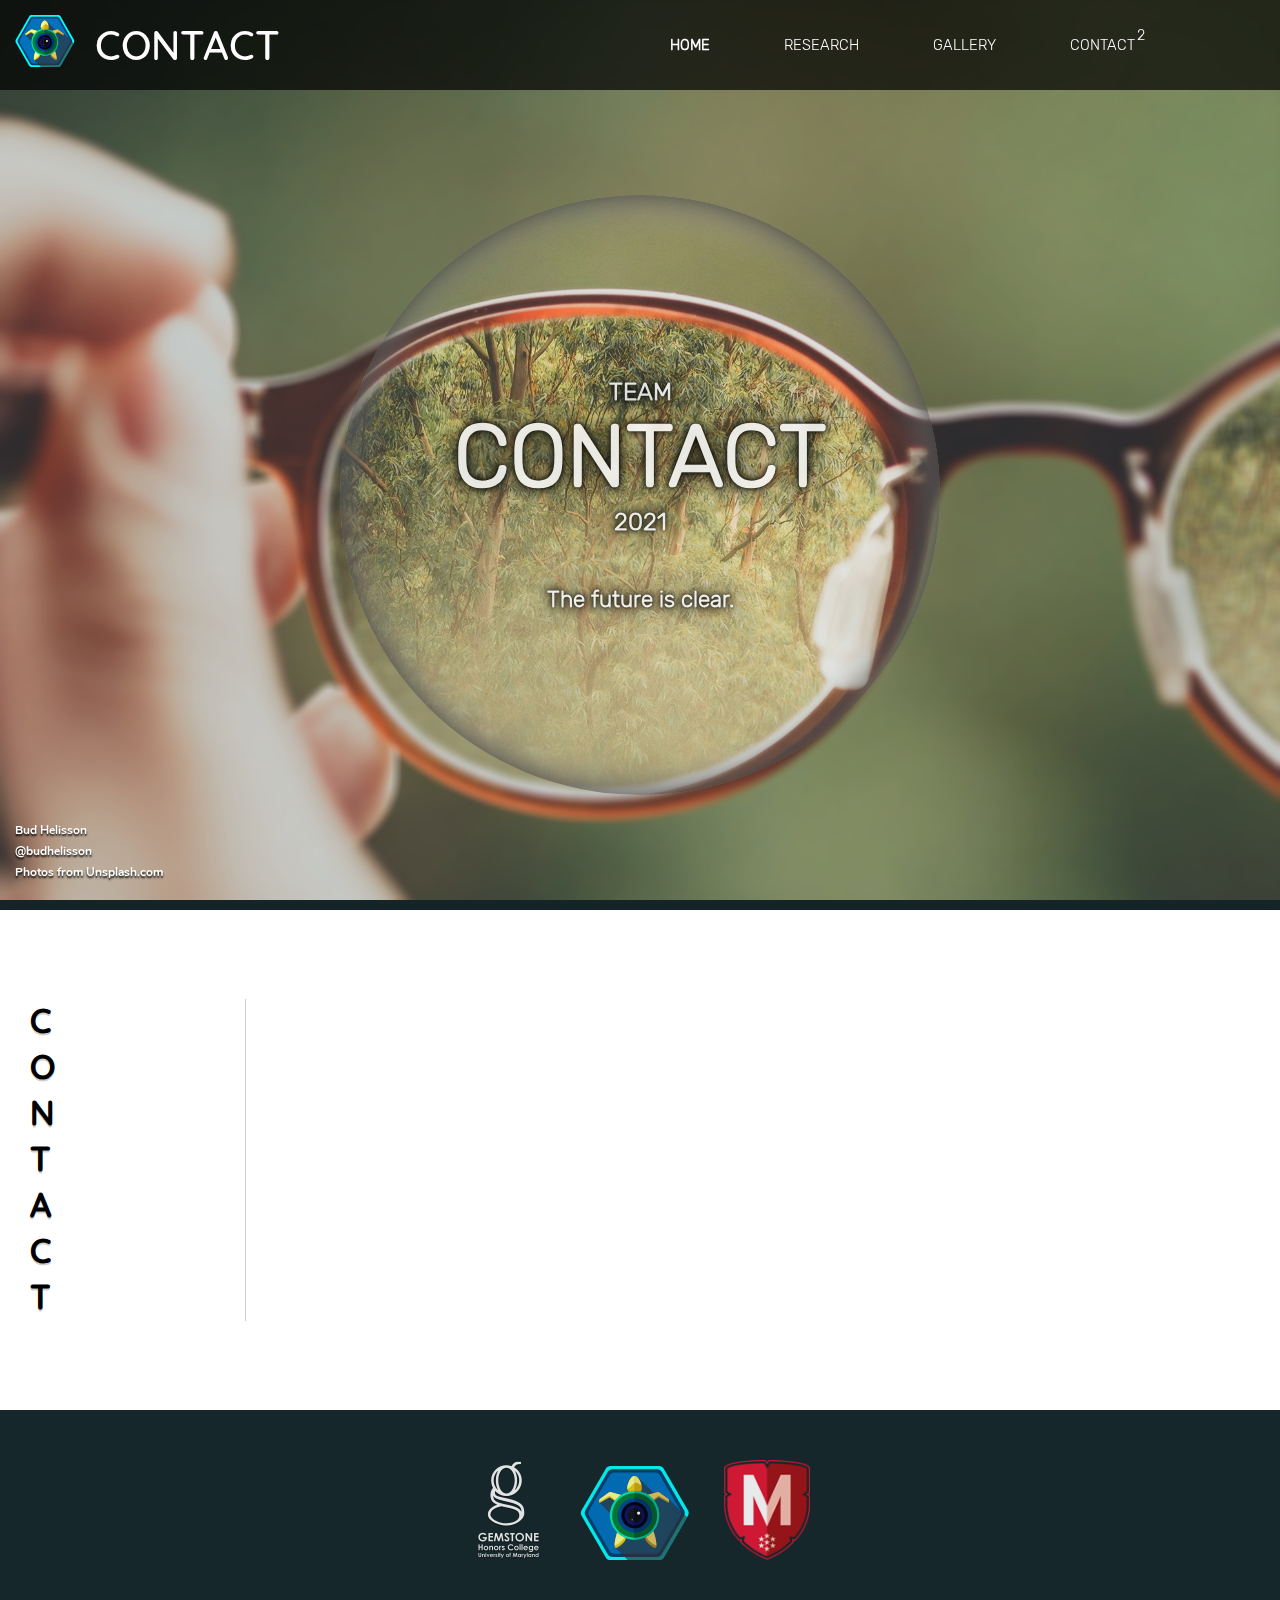
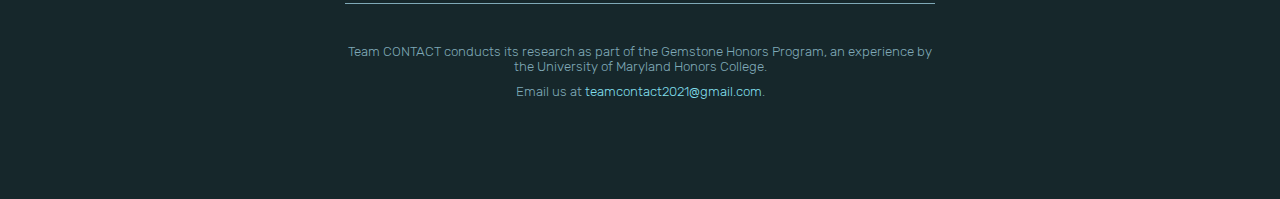
<file: index.html>
<!DOCTYPE html>
    <head>
        <title>Team CONTACT | Index</title>
        <meta name="viewport" content="width=device-width, minimum-scale=1, initial-scale=1" />
        <link rel="icon" type="image/x-icon" href="./favicon.ico" />
        <link rel="stylesheet" href="./assets/css/style.css" />
        <link rel="stylesheet" href="https://use.fontawesome.com/releases/v5.1.1/css/all.css" integrity="sha384-O8whS3fhG2OnA5Kas0Y9l3cfpmYjapjI0E4theH4iuMD+pLhbf6JI0jIMfYcK3yZ" crossorigin="anonymous">
        <script type="text/javascript" src="./assets/javascript/FastBlur.js"></script>
        <script type="text/javascript" src="./assets/javascript/js.cookie.js"></script>
        <script type="text/javascript" src="./assets/javascript/jquery-3.3.1.min.js"></script>
        <script type="text/javascript" src="./assets/javascript/snap.svg-min.js"></script>
        <script type="text/javascript" src="./assets/javascript/Tween.min.js"></script>
        <script type="text/javascript" src="./assets/javascript/base.js"></script>
        <script type="text/javascript" src="./assets/javascript/index.js"></script>
    </head>
    <body>
        <nav>
            <div id='title-container'>
              <img src="./assets/images/contact-logo.svg" id="contact-logo" width="60" alt="Contact logo" />
              <span class="contact-title">CONTACT</span>
            </div>
            <ul class="nav-links">
                <li><a class="nav-link active">Home</a></li>
                <li><a class="nav-link" href='/research/'>Research</a></li>
                <li><a class="nav-link" href='/gallery/'>Gallery</a></li>
                <li><a class="nav-link" id="contact-link" href='/contact/'>Contact</a></li>
            </ul>
            <i class="fas fa-bars nav-mobile"></i>
        </nav>
        <section id="landing">
          <section id="landing-focus">
            <div id="focus-blurb">
              <span class='small-title'>Team</span>
              <span class='big-title'>CONTACT</span>
              <span class='small-title'>2021</span>
              <span class='contact-blurb'>The future is clear.</span>
            </div>
          </section>
          <canvas class="background-canvas" id="fallback-background"></canvas>
          <canvas class="background-canvas" id="landing-background"></canvas>
          <section id="photo-info">
            <span id="photo-author"></span>
            <span id="photo-user"></span>
            <span>Photos from <a href='https://unsplash.com/' target='_blank'>Unsplash.com</a></span>
          </section>
          <span class="refresh-button fas fa-sync"></span>
        </section>
        <section class="graphic-row" id="mission-statement">
          <section id="acrostic-section">
            <div>
              <span class="acrostic-letter">C</span>
              <span class="acrostic-body fade-blurred">reating</span>
            </div>
            <div>
              <span class="acrostic-letter">O</span>
              <span class="acrostic-body fade-blurred">ptical</span>
            </div>
            <div>
              <span class="acrostic-letter">N</span>
              <span class="acrostic-body fade-blurred">ecessities</span>
            </div>
            <div>
              <span class="acrostic-letter">T</span>
              <span class="acrostic-body fade-blurred">hrough</span>
            </div>
            <div>
              <span class="acrostic-letter">A</span>
              <span class="acrostic-body fade-blurred">ffordable</span>
            </div>
            <div>
              <span class="acrostic-letter">C</span>
              <span class="acrostic-body fade-blurred">uring</span>
            </div>
            <div>
              <span class="acrostic-letter">T</span>
              <span class="acrostic-body fade-blurred">echniques</span>
            </div>
          </section>
          <section id="statement-section" class='fade-blurred'>
            <span class='leading-header'>2.1 million people have been blinded by glaucoma.<sup>1</sup></span>
            <p>
              Glaucoma is a disease of the eye that can affect anyone anywhere. It has been referred to as the "silent thief of sight" -
              by the time symptoms like pain and vision loss are noticed, it may already be too late. Of the 3 million Americans afflicted
              by glaucoma, it is estimated that half do not know they have it.
            </p>
            <p>
              Caught early, glaucoma can be managed. Treatments - many as simple as eye drops and minor surgeries - are able to effectively
              combat it, with minor changes to an individual's quality of life. Any vision stolen by the disease, however, is forever lost. 
            </p>
            <p>
              Team CONTACT is working to improve glaucoma detection rates and lower its costs. No one should have to spend time worrying about the true meaning of a pain in their eye or wonder 
              if they'll wake up with lost sight. We want a cheaper, cleaner alternative to glaucoma detection.
            </p>
            <p><a href='/research/'>Find out more.</a></p>
            <sub>Wray, Chris. "How Many People Need Glasses but Don’t Have Them?" <i>Centre for Vision in the Developing World.</i> Centre for Vision in the Developing World, 01 Aug. 2016. Web.</sub>
          </section>
        </section>
        <section class="footer">
            <section class="image-row">
              <a href="http://gemstone.umd.edu/"><img src="./assets/images/g_honors_college.png" height="100" /></a>
              <img src="./assets/images/contact-logo.svg" width="110" alt="Contact logo" />
              <a href="http://www.honors.umd.edu"><img src="./assets/images/honors-college.png" height="100" onload="loadedFooter()" /></a>
            </section>
            <footer>
              <p>Team CONTACT conducts its research as part of the Gemstone Honors Program, an experience by the University of Maryland Honors College.</p>
              <p>Email us at <a href="mailto:teamcontact2021@gmail.com">teamcontact2021@gmail.com</a>.</p>
            </footer>
        </section>
    </body>
</html>
</file>
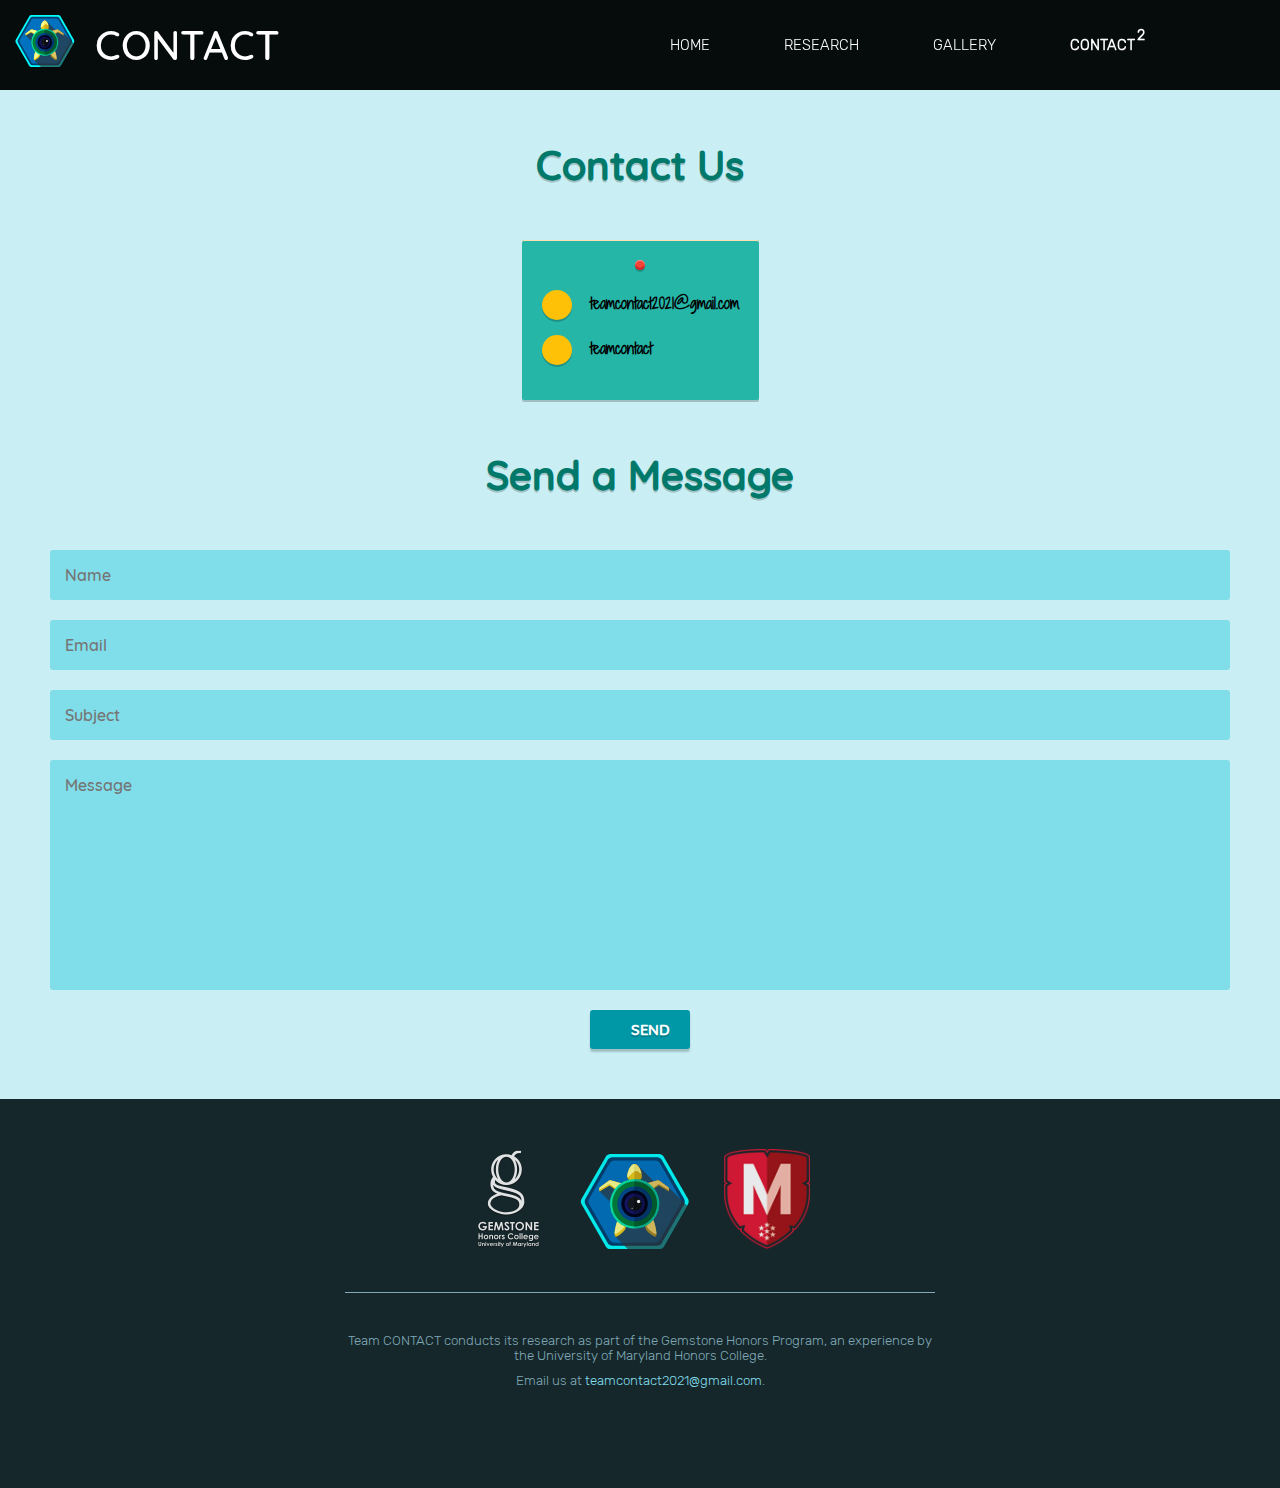
<file: contact/index.html>
<!DOCTYPE html>
    <head>
        <title>Team CONTACT | Contact Us</title>
        <meta name="viewport" content="width=device-width, minimum-scale=1, initial-scale=1" />
        <link rel="icon" type="image/x-icon" href="../favicon.ico" />
        <link rel="stylesheet" href="../assets/css/style.css" />
        <link rel="stylesheet" href="../assets/css/contact.css" />
        <link rel="stylesheet" href="https://use.fontawesome.com/releases/v5.1.1/css/all.css" integrity="sha384-O8whS3fhG2OnA5Kas0Y9l3cfpmYjapjI0E4theH4iuMD+pLhbf6JI0jIMfYcK3yZ" crossorigin="anonymous">
        <script type="text/javascript" src="../assets/javascript/js.cookie.js"></script>
        <script type="text/javascript" src="../assets/javascript/jquery-3.3.1.min.js"></script>
        <script type="text/javascript" src="../assets/javascript/base.js"></script>
        <script type="text/javascript" src="../assets/javascript/contact.js"></script>
        <script type="text/javascript" src="https://smtpjs.com/v2/smtp.js"></script>
    </head>
    <body data-navpadding="true">
      <div id="contact-message">
        <span class="message-content">Test Message</span>
        <span class="fas fa-check" id="message-close"></span>
      </div>
      <nav>
          <div id='title-container'>
            <img src="../assets/images/contact-logo.svg" id="contact-logo" width="60" alt="Contact logo" />
            <span class="contact-title">CONTACT</span>
          </div>
          <ul class="nav-links">
            <li><a class="nav-link" href='/'>Home</a></li>
            <li><a class="nav-link" href='/research/'>Research</a></li>
            <li><a class="nav-link" href='/gallery/'>Gallery</a></li>
            <li><a class="nav-link active" id="contact-link">Contact</a></li>
          </ul>
          <i class="fas fa-bars nav-mobile"></i>
      </nav>
      <section id="contact">
        <h1 style="margin-top: 0px">Contact Us</h1>
        <div id="contact-container">
          <div class="contact-section">
            <span class="contact-badge contact-email"></span>
            teamcontact2021@gmail.com
          </div>
          <div class="contact-section">
            <span class="contact-badge contact-github"></span>
            teamcontact
          </div>
        </div>
        <h1>Send a Message</h1>
        <div>
          <input type="text" placeholder="Name" />
          <input type="text" placeholder="Email" />
        </div>
        <input type="text" placeholder="Subject" />
        <textarea placeholder="Message" rows="10"></textarea>
        <button id="contact-send">Send</button>
      </section>
      <section class="footer">
        <section class="image-row">
          <a href="http://gemstone.umd.edu/"><img src="../assets/images/g_honors_college.png" height="100" /></a>
          <img src="../assets/images/contact-logo.svg" width="110" alt="Contact logo" />
          <a href="http://www.honors.umd.edu"><img src="../assets/images/honors-college.png" height="100" onload="loadedFooter()" /></a>
        </section>
        <footer>
          <p>Team CONTACT conducts its research as part of the Gemstone Honors Program, an experience by the University of Maryland Honors College.</p>
          <p>Email us at <a href="mailto:teamcontact2021@gmail.com">teamcontact2021@gmail.com</a>.</p>
        </footer>
      </section>
    </body>
</html>
</file>
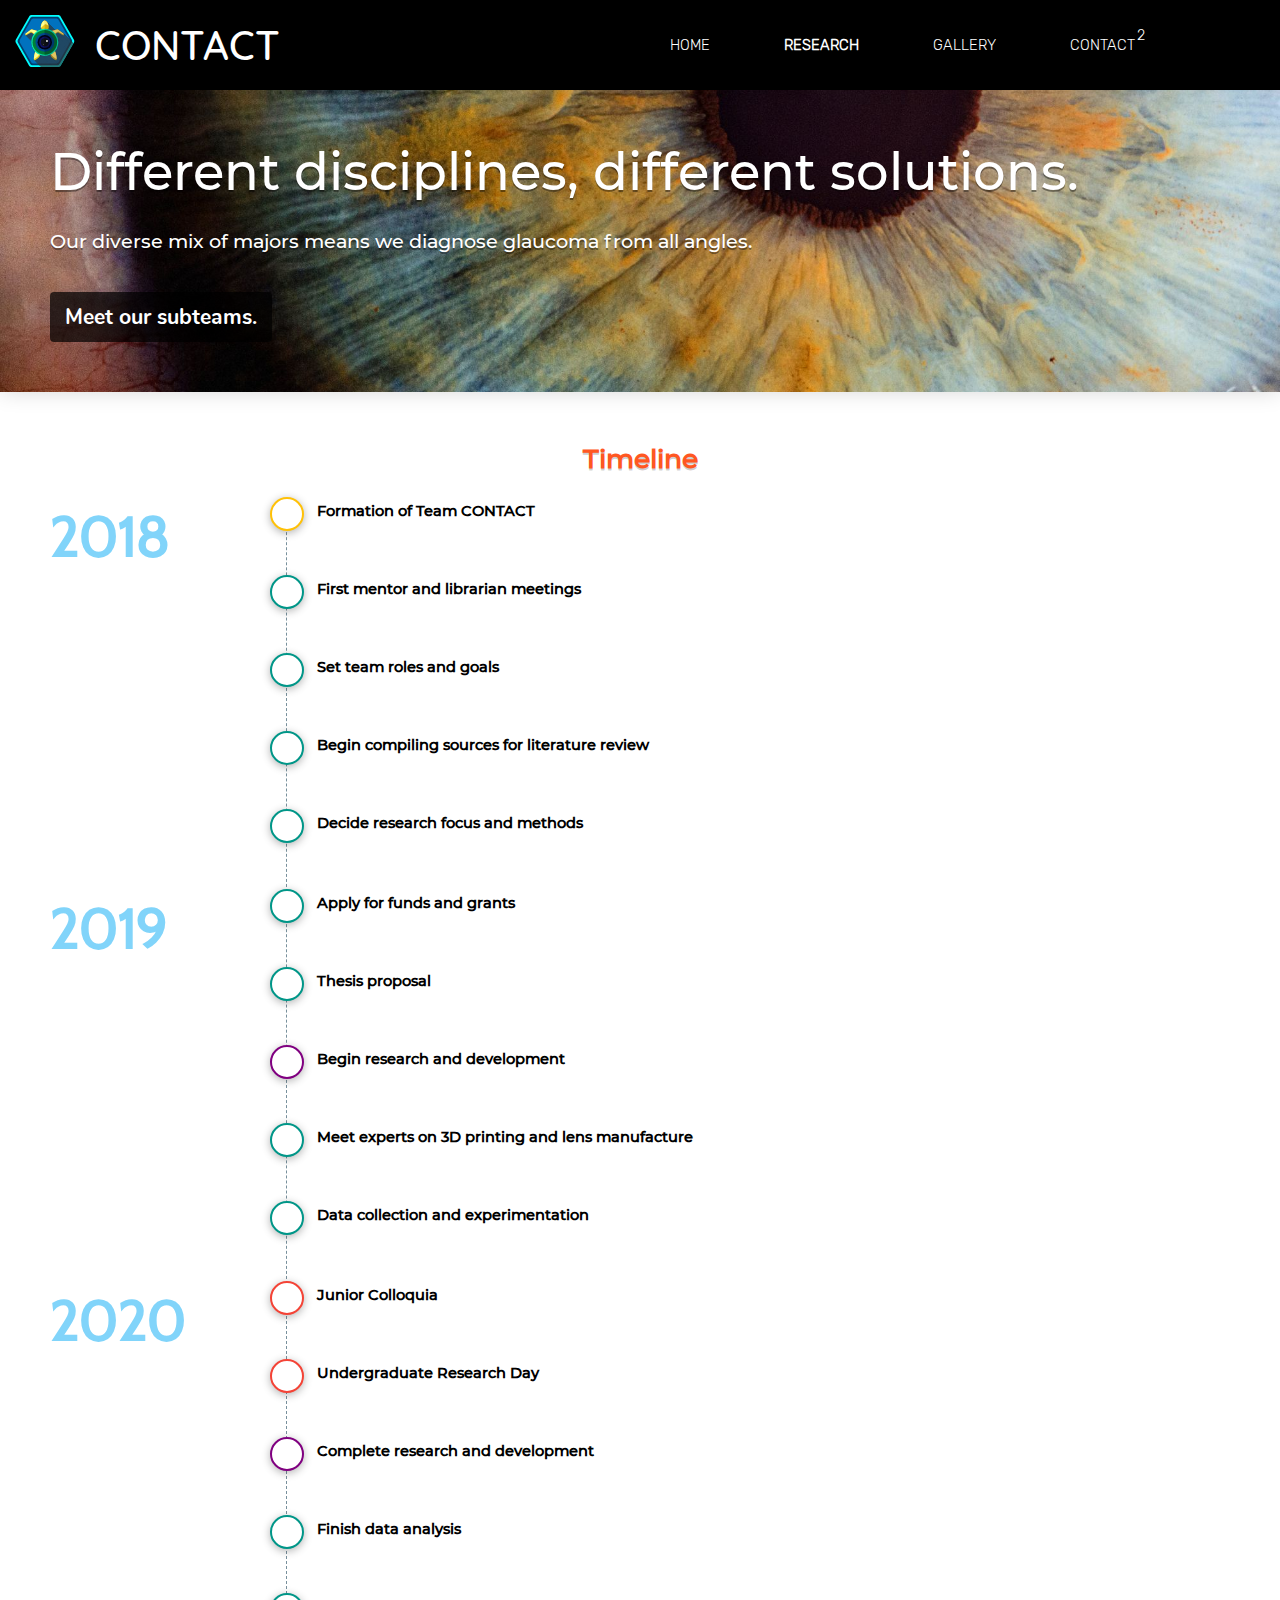
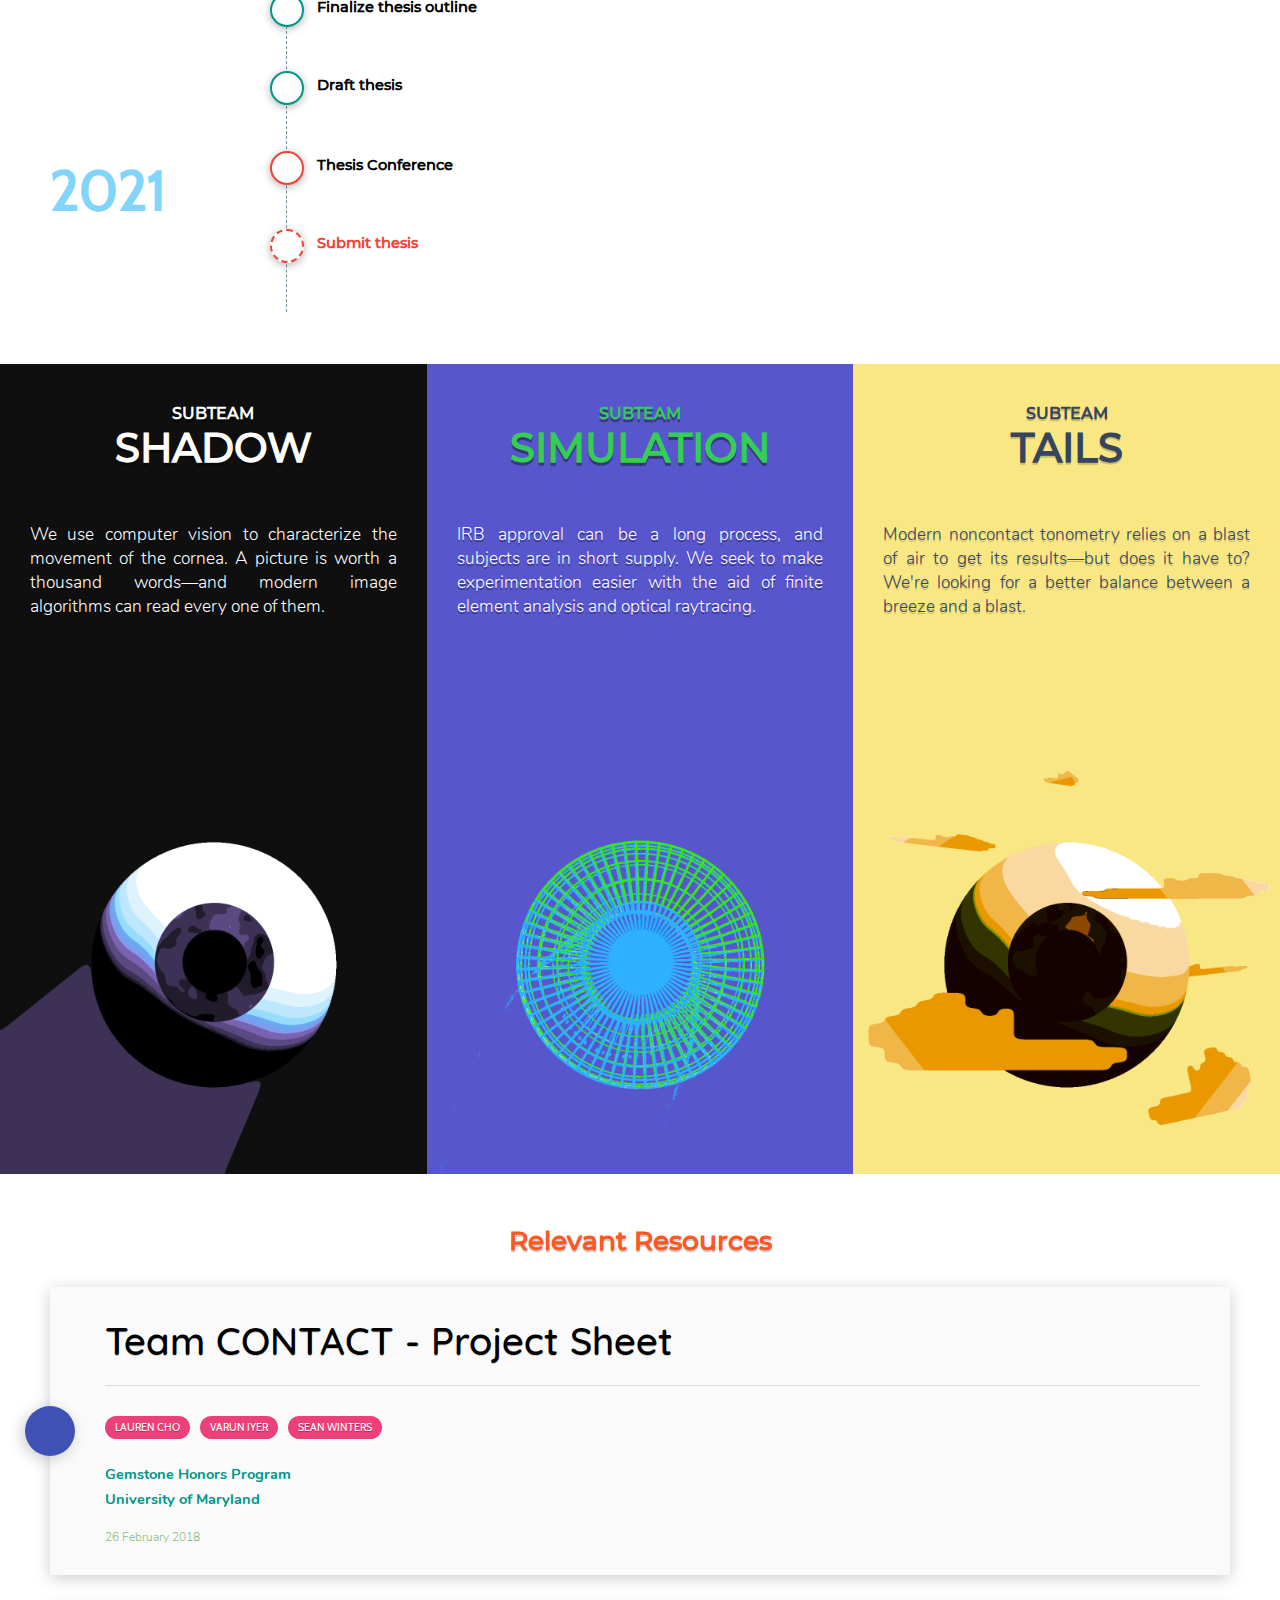
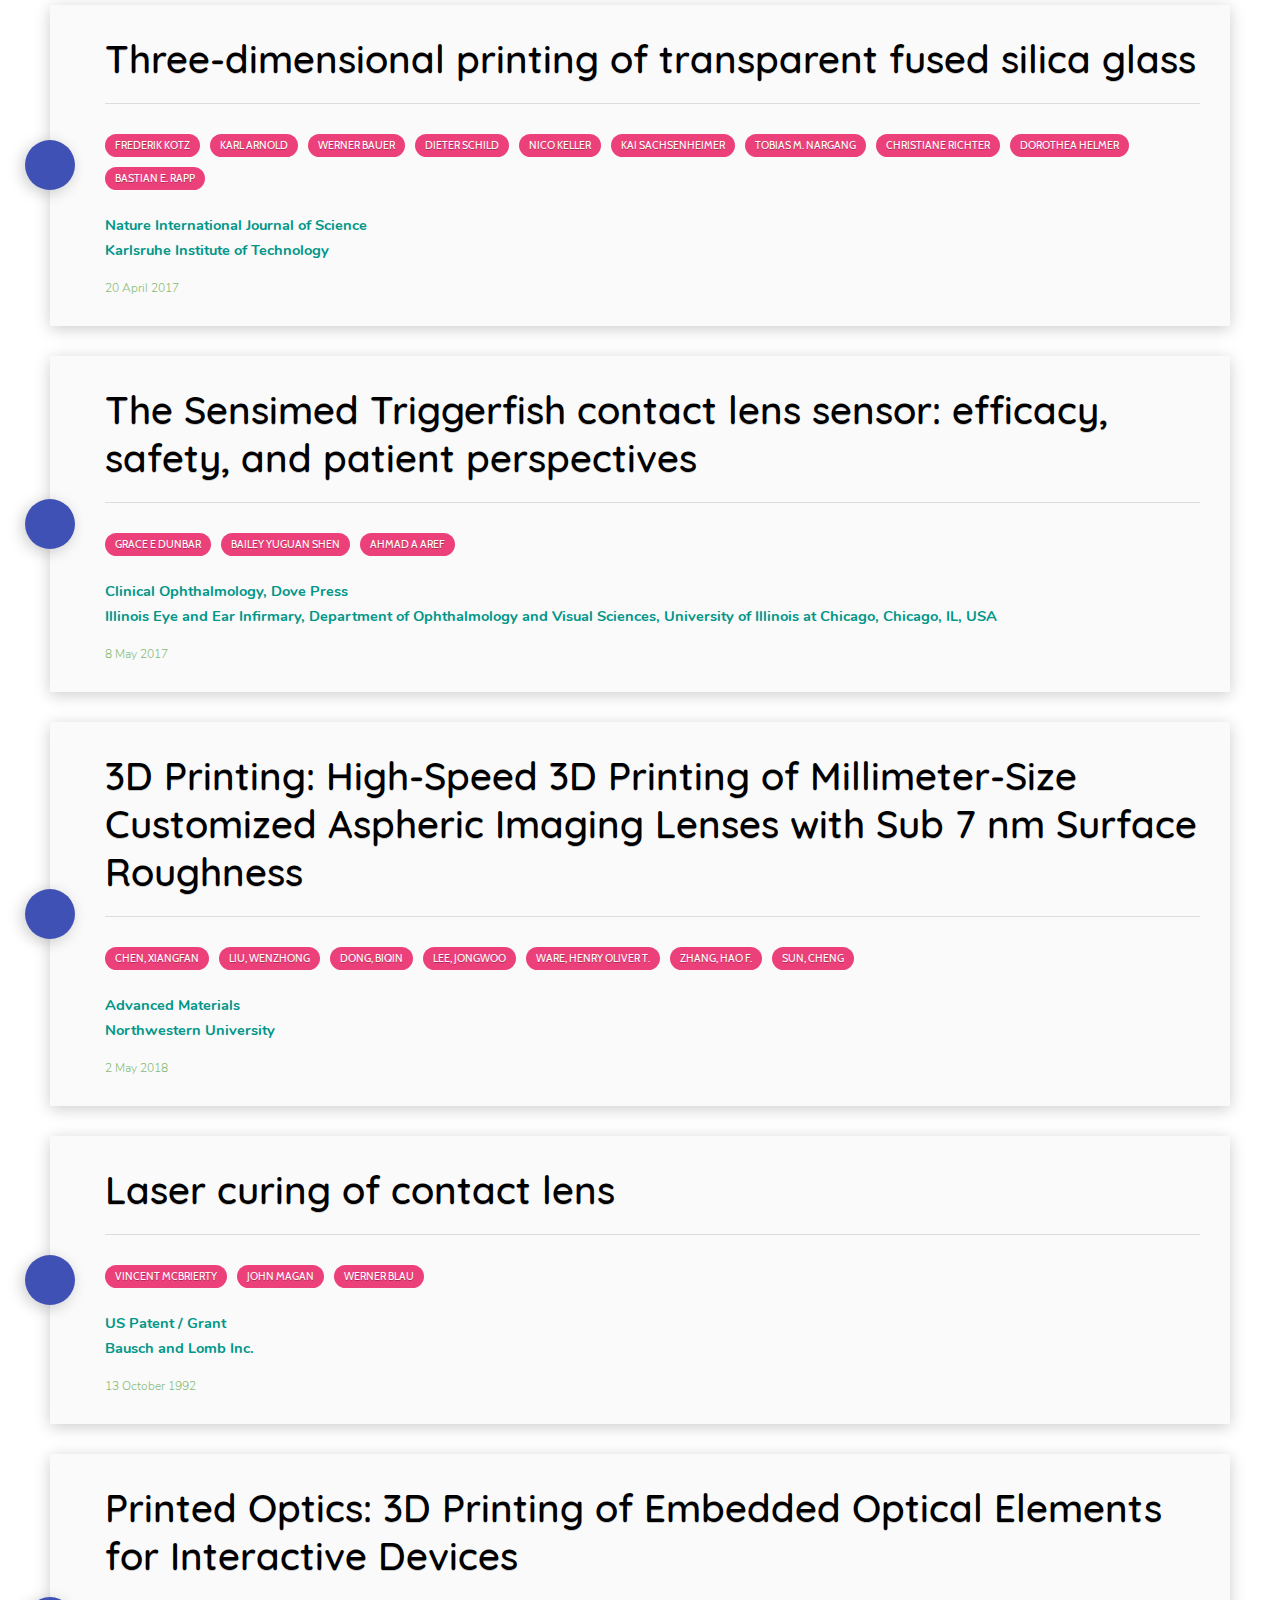
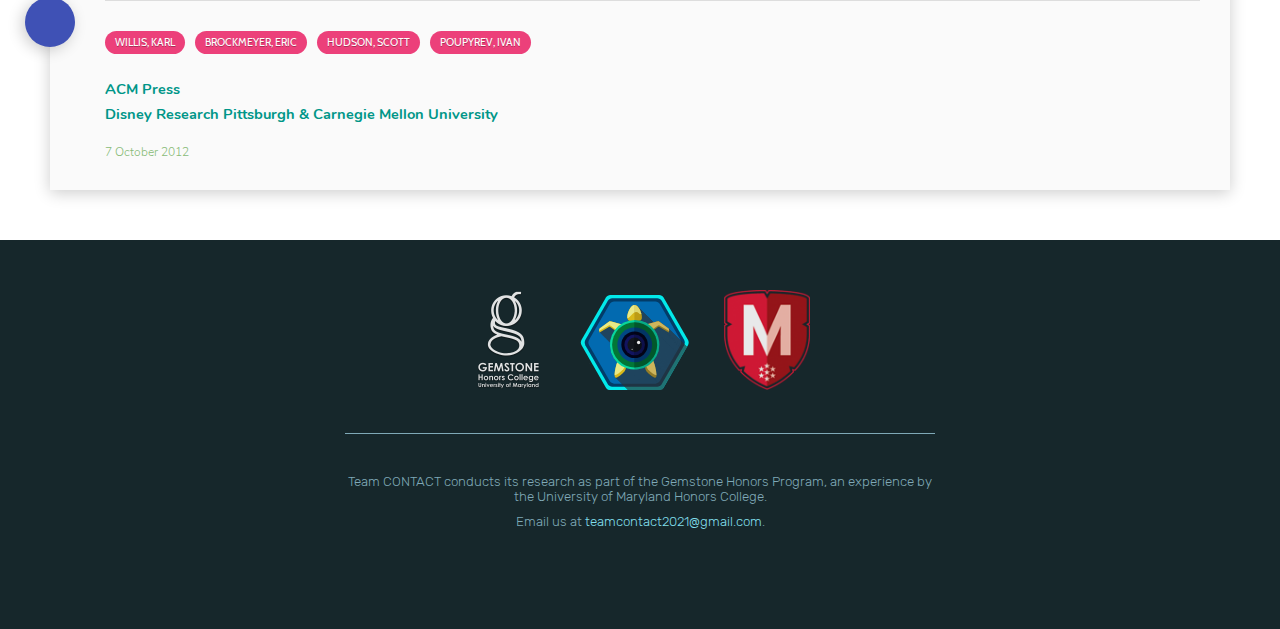
<file: research/index.html>
<!DOCTYPE html>
    <head>
        <title>Team CONTACT | Research</title>
        <meta name="viewport" content="width=device-width, minimum-scale=1, initial-scale=1" />
        <link rel="icon" type="image/x-icon" href="../favicon.ico" />
        <link rel="stylesheet" href="../assets/css/style.css" />
        <link rel="stylesheet" href="../assets/css/research.css" />
        <link rel="stylesheet" href="https://use.fontawesome.com/releases/v5.1.1/css/all.css" integrity="sha384-O8whS3fhG2OnA5Kas0Y9l3cfpmYjapjI0E4theH4iuMD+pLhbf6JI0jIMfYcK3yZ" crossorigin="anonymous">
        <script type="text/javascript" src="../assets/javascript/js.cookie.js"></script>
        <script type="text/javascript" src="../assets/javascript/jquery-3.3.1.min.js"></script>
        <script type="text/javascript" src="../assets/javascript/base.js"></script>
        <script type="text/javascript" src="../assets/javascript/research.js"></script>
    </head>
    <body data-navpadding="true">
        <nav>
            <div id='title-container'>
              <img src="../assets/images/contact-logo.svg" id="contact-logo" width="60" alt="Contact logo" />
              <span class="contact-title">CONTACT</span>
            </div>
            <ul class="nav-links">
              <li><a class="nav-link" href='/'>Home</a></li>
              <li><a class="nav-link active">Research</a></li>
              <li><a class="nav-link" href='/gallery/'>Gallery</a></li>
              <li><a class="nav-link" id="contact-link" href='/contact/'>Contact</a></li>
            </ul>
            <i class="fas fa-bars nav-mobile"></i>
        </nav>
        <section class="container hero">
          <section id="research-hero" class="graphic-row">
            <p class="hero">Different disciplines, different solutions.</p>
            <p class="sub hero">Our diverse mix of majors means we diagnose glaucoma from all angles.</p>
            <a id="subteams-link" href="#">Meet our subteams.</a>
          </section>
          <section class="graphic-row">
            <span class="leading-header text-center">Timeline</span>
            <div id="timeline">
              <section class="timeline-period">
                <span class="timeline-year">2018</span>
                <ul class="timeline-items">
                  <li class="timeline-start">Formation of Team CONTACT</li>
                  <li>First mentor and librarian meetings</li>
                  <li>Set team roles and goals</li>
                  <li>Begin compiling sources for literature review</li>
                  <li>Decide research focus and methods</li>
                </ul>
              </section>
              <section class="timeline-period">
                  <span class="timeline-year">2019</span>
                  <ul class="timeline-items">
                    <li>Apply for funds and grants</li>
                    <li>Thesis proposal</li>
                    <li class="timeline-research">Begin research and development</li>
                    <li>Meet experts on 3D printing and lens manufacture</li>
                    <li>Data collection and experimentation</li>
                  </ul>
              </section>
              <section class="timeline-period">
                  <span class="timeline-year">2020</span>
                  <ul class="timeline-items">
                    <li class="timeline-event">Junior Colloquia</li>
                    <li class="timeline-event">Undergraduate Research Day</li>
                    <li class="timeline-research">Complete research and development</li>
                    <li>Finish data analysis</li>
                    <li>Finalize thesis outline</li>
                    <li>Draft thesis</li>
                  </ul>
              </section>
              <section class="timeline-period">
                  <span class="timeline-year">2021</span>
                  <ul class="timeline-items">
                    <li class="timeline-event">Thesis Conference</li>
                    <li class="timeline-end">Submit thesis</li>
                  </ul>
              </section>
            </div>
          </section>
          <section id="subteams-container">
            <!-- <div class="subteam-row" id="eyepad-row">
              <h1 class="subteam-title" id="eyepad-title">Eyepad</h1>
              <p class="subteam-blurb" id="shadow-blurb">
                Noncontact tonometry with a twist: we research a novel method that may have the potential to make painful puff tests vanish into thin air.
              </p>
              <a href="#" class="subteam-link">Learn More</a>
            </div> -->
            <div class="subteam-row" id="shadow-row">
              <h1 class="subteam-title" id="shadow-title">Shadow</h1>
              <p class="subteam-blurb" id="shadow-blurb">
                We use computer vision to characterize the movement of the cornea. A picture is worth a thousand words&mdash;and modern image algorithms can read every one of them.
              </p>
              <!-- <a href="#" class="subteam-link">Learn More</a> -->
            </div>
            <div class="subteam-row" id="simulation-row">
              <h1 class="subteam-title" id="simulation-title">Simulation</h1>
              <p class="subteam-blurb" id="simulation-blurb">
                IRB approval can be a long process, and subjects are in short supply. We seek to make experimentation easier with the aid of finite element analysis and optical raytracing.
              </p>
              <!-- <a href="#" class="subteam-link">Learn More</a> -->
            </div>
            <div class="subteam-row" id="tails-row">
              <h1 class="subteam-title" id="tails-title">Tails</h1>
              <p class="subteam-blurb" id="tails-blurb">
                Modern noncontact tonometry relies on a blast of air to get its results&mdash;but does it have to? We're looking for a better balance between a breeze and a blast.
              </p>
              <!-- <a href="#" class="subteam-link">Learn More</a> -->
            </div>
          </section>
          <section class="graphic-row">
            <span class="leading-header text-center">Relevant Resources</span>
            <div id="research-container"></div>
          </section> 
        </section>
        <section class="footer">
          <section class="image-row">
            <a href="http://gemstone.umd.edu/"><img src="../assets/images/g_honors_college.png" height="100" /></a>
            <img src="../assets/images/contact-logo.svg" width="110" alt="Contact logo" />
            <a href="http://www.honors.umd.edu"><img src="../assets/images/honors-college.png" height="100" onload="loadedFooter()" /></a>
          </section>
          <footer>
            <p>Team CONTACT conducts its research as part of the Gemstone Honors Program, an experience by the University of Maryland Honors College.</p>
            <p>Email us at <a href="mailto:teamcontact2021@gmail.com">teamcontact2021@gmail.com</a>.</p>
          </footer>
        </section>
    </body>
</html>
</file>
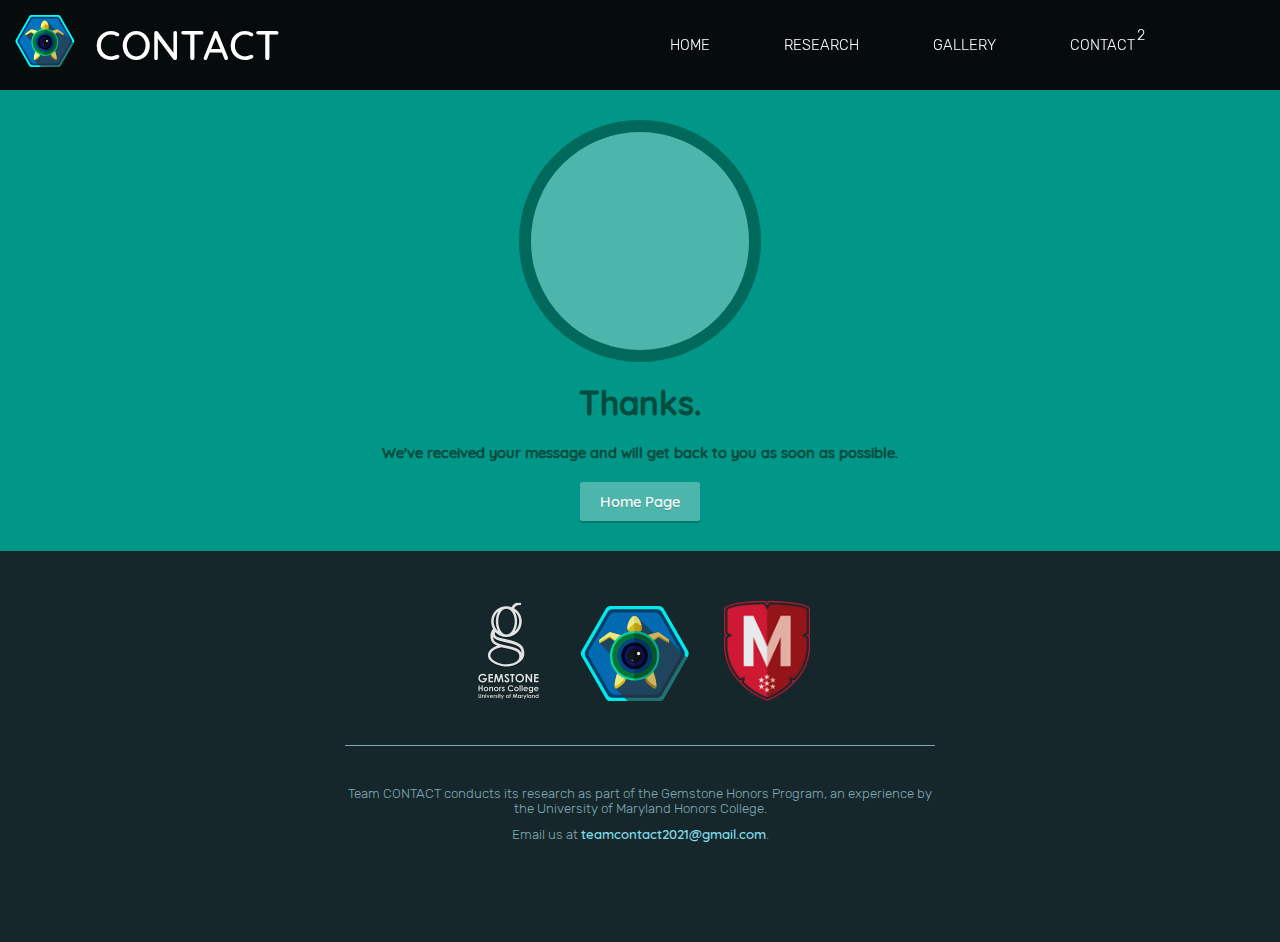
<file: thanks/index.html>
<!DOCTYPE html>
    <head>
        <title>Team CONTACT | Thanks</title>
        <meta name="viewport" content="width=device-width, minimum-scale=1, initial-scale=1" />
        <link rel="icon" type="image/x-icon" href="../favicon.ico" />
        <link rel="stylesheet" href="../assets/css/style.css" />
        <link rel="stylesheet" href="../assets/css/thanks.css" />
        <link rel="stylesheet" href="https://use.fontawesome.com/releases/v5.1.1/css/all.css" integrity="sha384-O8whS3fhG2OnA5Kas0Y9l3cfpmYjapjI0E4theH4iuMD+pLhbf6JI0jIMfYcK3yZ" crossorigin="anonymous">
        <script type="text/javascript" src="../assets/javascript/js.cookie.js"></script>
        <script type="text/javascript" src="../assets/javascript/jquery-3.3.1.min.js"></script>
        <script type="text/javascript" src="../assets/javascript/base.js"></script>
    </head>
    <body data-navpadding="true">
      <nav>
          <div id='title-container'>
            <img src="../assets/images/contact-logo.svg" id="contact-logo" width="60" alt="Contact logo" />
            <span class="contact-title">CONTACT</span>
          </div>
          <ul class="nav-links">
            <li><a class="nav-link" href='/'>Home</a></li>
            <li><a class="nav-link" href='/research/'>Research</a></li>
            <li><a class="nav-link" href='/gallery/'>Gallery</a></li>
            <li><a class="nav-link" href='/contact/' id="contact-link">Contact</a></li>
          </ul>
          <i class="fas fa-bars nav-mobile"></i>
      </nav>
      <section class="container">
        <i class="far fa-handshake"></i>
        <h1>Thanks.</h1>
        <h3>We've received your message and will get back to you as soon as possible.</h3>
        <a class="back" href="/">Home Page</a>
      </section>
      <section class="footer">
        <section class="image-row">
          <a href="http://gemstone.umd.edu/"><img src="../assets/images/g_honors_college.png" height="100" /></a>
          <img src="../assets/images/contact-logo.svg" width="110" alt="Contact logo" />
          <a href="http://www.honors.umd.edu"><img src="../assets/images/honors-college.png" height="100" onload="loadedFooter()" /></a>
        </section>
        <footer>
          <p>Team CONTACT conducts its research as part of the Gemstone Honors Program, an experience by the University of Maryland Honors College.</p>
          <p>Email us at <a href="mailto:teamcontact2021@gmail.com">teamcontact2021@gmail.com</a>.</p>
        </footer>
      </section>
    </body>
</html>
</file>
<file: assets/css/style.css>
@viewport {
    zoom: 1;
    min-zoom: 1;
}

@-ms-viewport {
    zoom: 1;
    min-zoom: 1;
}

@font-face {
    font-family: 'Cabin';
    src: url('../fonts/Cabin-Regular.ttf');
}

@font-face {
    font-family: 'Fredoka One';
    src: url('../fonts/FredokaOne-Regular.ttf');
}

@font-face {
    font-family: 'Montserrat';
    src: url('../fonts/Montserrat-Medium.ttf');
}

@font-face {
    font-family: 'Nunito';
    src: url('../fonts/Nunito-Bold.ttf');
}

@font-face {
    font-family: 'Nunito Light';
    src: url('../fonts/Nunito-Light.ttf');
}

@font-face {
    font-family: 'Pathway Gothic';
    font-stretch: expanded;
    src: url('../fonts/PathwayGothicOne-Regular.ttf');
}

@font-face {
    font-family: 'Quicksand';
    src: url('../fonts/Quicksand-Medium.ttf');
}

@font-face {
    font-family: 'Rubik';
    src: url('../fonts/Rubik-Light.ttf');
}

@keyframes focusText {
    0% { filter: blur(5px); }
    25% { filter: blur(5px); }
    100% { filter: none; }
}

* {
    font-family: "Arial", "Helvetica", sans-serif;
    font-size: 11pt;
    margin: 0;
    padding: 0;
}

.title {
    float: left;
    background-image: url(../../assets/images/contact-logo.svg);
    background-size: cover;
    height: 100px;
    width: 100px;
}

@media only screen and (min-width: 1020px) {
    .nav-links {
        display: block;
    }

    .nav-mobile {
        display: none !important;
    }
}

@media only screen and (max-width: 1020px) {
    nav {
        background-color: black !important;
    }

    .nav-links {
        display: none;
        width: 100%;
        position: absolute;
        background-color: white;
        z-index: -1;
        left: 0;
        top: 90px;
        box-shadow: 0px 1px 2px rgba(0, 0, 0, 0.3);
        padding-bottom: 20px;
    }

    .nav-links li {
        width: 100%;
        text-align: center;
    }
    
    .nav-link {
        color: black !important;
        font-weight: bold;
    }

    #contact-link {
        margin-right: 0px !important;
    }

    #contact-link:hover::after {
        opacity: 1 !important;
    }

    #contact-link::before {
        content: "" !important;
    }

    .nav-mobile {
        display: inline-block !important;
    }

    #printer-container {
        height: auto !important;
    }
}

#landing-focus {
    border-radius: 50%;
    box-shadow: inset 0px 0px 40px black, inset 0px 2px 40px white;
    position: absolute;
    z-index: 50;
}

nav {
    background-color: rgba(0, 0, 0, 0.7);
    padding: 15px;
    position: fixed;
    left: 0;
    right: 0;
    top: 0;
    user-select: none;
    z-index: 100;
}

nav.hovering {
    border-bottom: 2px solid #eee;
    background-color: #fbfbfb;
    border-bottom: 1px solid white;
    box-shadow: 0px 0px 13px rgba(0, 0, 0, 0.2);
    position: fixed;
}

.nav-links li {
    display: inline-block;
    margin-right: 70px;
    line-height: 60px;
}

.nav-links .nav-link {
    color: white;
    cursor: pointer;
    font-family: 'Rubik', 'Pathway Gothic', sans-serif;
    font-size: 11pt;
    transition: color 0.3s;
    text-decoration: none;
    text-transform: uppercase;
}

.nav-links .nav-link:hover {
    color: #2196F3;
}

.nav-links .nav-link.active:hover {
    color: white;
    font-weight: bold;
}

.nav-link.active {
    cursor: default;
    font-weight: bold;
}

.nav-link sup {
    font-family: inherit;
    font-size: 10pt;
}

nav .title {
    float: left;
}

.nav-links {
    float: right;
}

#contact-link {
    margin-right: 50px;
}

#contact-link::before {
    color: #80DEEA;
    content: "CONTACT";
    position: absolute;
    padding-left: 0px;
    opacity: 0;
    transition: 0.1s all linear;
    font-weight: bold;
}

#contact-link:hover::before {
    opacity: 1;
    padding-left: 75px;
}

#contact-link::after {
    content: '2';
    font-size: 11pt;
    position: relative;
    margin-left: 2px;
    opacity: 1;
    transition: 0.2s opacity;
    bottom: 10px;
}

#contact-link:hover::after {
    opacity: 0;
}

.text-center {
    text-align: center;
}

sup {
    color: black;
    font-size: 9pt;
    position: relative;
    bottom: 5px;
    left: 5px;
}

sub {
    font-family: 'Nunito Light';
    font-size: 9pt;
    display: block;
}

sub::before {
    content: "1";
    font-size: 7pt;
    font-weight: bold;
    position: relative;
    bottom: 5px;
    margin-right: 2px;
}

sub i {
    font-family: inherit;
    font-size: inherit;
}

a {
    text-decoration: none;
    font-family: inherit;
    font-size: inherit;
    color: #80DEEA;
}

body {
    /* linear-gradient(to bottom right, transparent, #659bb5), */
    /* url(../images/landing-background-grid.svg) */
    background: #16272b;
    background-size: 80px 80px;
    background-position: 0px 20px;
    overflow-x: hidden;
}

.background-canvas {
    position: absolute;
    top: 0;
    left: 0;
}

.contact-title {
    float: left;
    font-family: 'Quicksand', 'Rubik', sans-serif;
    font-size: 30pt;
    line-height: 60px;
    margin-left: 20px;
    color: white;
}

#contact-logo {
    float: left;
}

.hero.container {
    white-space: nowrap;
    background-color: #81D4FA;
}

#printer-container {
    margin-top: 100px;
    width: 600px;
    height: 445.479px;
    position: relative;
    right: 138px;
    display: inline-block;
    vertical-align: middle;
}

#caption-container {
    display: inline-block;
    position: absolute;
    left: 550px;
    top: 209px;
}

#caption-container p {
    font-family: 'Nunito', 'Montserrat', 'Fredoka One', sans-serif;
    font-size: 30pt;
    margin: 10px;
    color: white;
    text-shadow: 0px 2px 0px #00000061;
}

@media only screen and (max-width: 800px) {
    #caption-container {
        display: block;
        font-size: 1rem !important;
        padding: 30px;
        position: static;
        text-align: center;
    }

    #caption-container p {
        font-size: 2rem !important;
    }

    #printer-container {
        margin-top: 30px;
        width: 120vw;
    }
}

section.footer {
    background-color: #16272b;
    padding: 50px;
    color: #7fa9b7;
    text-align: center;
    user-select: none;
}

section.footer img {
    margin-right: 30px;
    opacity: 0.9;
}

section.footer a:last-child img {
    margin-right: 0px;
}

section.footer img:hover {
    opacity: 1;
}

@media only screen and (max-width: 800px) {
    section.image-row {
        display: table-caption;
        position: absolute;
        left: 50%;
        transform: translateX(-50%);
    }

    section.footer img {
        display: inline-block;
        margin-top: 30%;
        margin-right: 0%;
    }
}

footer {
    display: inline-block;
    margin: 40px;
    width: 50%;
    border-top: 1px solid #7fa9b7;
    padding-top: 40px;
}

footer p {
    font-family: 'Rubik', sans-serif;
    font-size: 10pt;
    margin-bottom: 10px;
}

i.fas.fa-bars.nav-mobile {
    color: white;
    float: right;
    line-height: 60px;
    font-size: 20pt;
    transition: 0.5s all;
}

i.fas.fa-bars.nav-mobile.clicked {
    color: #07a4ef;
    transform: rotate(90deg);
}

span.refresh-button {
    color: rgba(255, 255, 255, 0.4);
    text-shadow: 0px 0px 2px rgba(0, 0, 0, 0.2);
    cursor: pointer;
    font-size: 13pt;
    position: absolute;
    right: 15px;
    bottom: 15px;
    display: block;
}

span.refresh-button:hover {
    color: rgba(255, 255, 255, 0.5);
}

.blur-in {
    animation-name: focusText;
    animation-duration: 2s;
    font-family: inherit;
    font-size: inherit;
}

button.hero-button {
    background-color: #e7fdff;
    border: none;
    color: #306078;
    padding: 18px 25px;
    margin: 20px;
    margin-top: 40px;
    margin-left: 10px;
    border-radius: 3px;
    font-family: 'Montserrat', 'Nunito', sans-serif;
    font-weight: bold;
    box-shadow: 0px 2px 2px #00000020, inset 0px 2px 3px white;
    text-shadow: 0px 1px 0px #ddd;
    cursor: pointer;
    outline: 0;
    transition: 0.5s all;
}

button.hero-button:hover {
    background-color: #fbfbfb;
}

section#photo-info {
    position: absolute;
    bottom: 15px;
    left: 15px;
    z-index: 51;
}

#photo-info span {
    display: block;
    color: white;
    margin-bottom: 5px;
    font-family: 'Nunito';
    text-shadow: 0px 2px 2px black;
    font-size: 9pt;
}

#photo-info a {
    color: inherit;
    font-family: inherit;
    font-size: inherit;
    text-decoration: none;
}

#photo-info a:hover {
    text-decoration: underline;
}

div#focus-blurb {
    position: absolute;
    top: 50%;
    left: 50%;
    transform: translate(-50%, -50%);
    user-select: none;
}

span.small-title {
    font-size: 12pt;
}

span.contact-blurb {
    margin-top: 50px;
    text-transform: none !important;
}

#focus-blurb span {
    color: white;
    display: block;
    text-align: center;
    text-transform: uppercase;
    text-shadow: 0px 0px 10px black, 0px 0px 5px black, 0px 0px 1px black, 0px 0px 30px black;
    font-family: 'Rubik';
    font-weight: bold;
}

span.big-title {
    font-size: 42pt;
}

#landing {
    margin-bottom: 10px;
}

.graphic-row {
    background-color: white;
    box-shadow: 0px -3px 23px rgba(0, 0, 0, 0.2);
    padding: 50px;
}

.row-heading {
    font-family: 'Quicksand', 'Nunito', 'Montserrat', 'Fredoka One', sans-serif;
    font-size: 30pt;
    font-weight: bold;
    margin-bottom: 30px;
    text-align: center;
    text-shadow: 0px 2px 0px rgba(0, 0, 0, 0.2);
}

#mission-statement {
    display: flex;
    align-items: center;
    flex-direction: row;
    padding: 60px 30px;
}

#acrostic-section {
    border-right: 1px solid #ccc;
    padding-right: 40px;
    margin-right: 40px;
}

#statement-section {
    width: 0%;
    flex-grow: 1;
}

#acrostic-section > div > span {
    font-family: 'Quicksand';
    font-size: 25pt;
}

.acrostic-letter {
    font-weight: bold;
    text-shadow: 0px 2px 0px rgba(0, 0, 0, 0.2);
}

.acrostic-body {
    font-family: 'Nunito Light' !important;
    font-weight: normal;
}

#statement-section p, #statement-section a {
    font-family: 'Cabin';
    font-size: 14pt;
    margin-bottom: 1em;
}

#statement-section a {
    text-decoration: none;
    color: #00ACC1;
    transition: 0.25s all;
}

#statement-section a:hover {
    color: #11cde4;
}

.leading-header {
    display: block;
    font-family: 'Montserrat';
    font-size: 20pt;
    margin-bottom: 1em;
    color: #FF5722;
    font-weight: bold;
    text-shadow: 0px 2px 0px rgba(0, 0, 0, 0.2);
}

.fade-blurred {
    opacity: 0;
    position: relative;
    left: 10px;
    text-shadow: 0px 0px 5px black;
    transition: 0.25s all;
}

.fade-shown {
    opacity: 1;
    left: 0px;
    text-shadow: none;
}

@media only screen and (max-width: 1020px) {
    #mission-statement {
        align-items: baseline;
        flex-direction: column;
    }

    #acrostic-section {
        align-self: center;
        border-right: none;
        border-bottom: 1px solid #ccc;
        padding-bottom: 40px;
        margin-bottom: 40px;
    }

    #statement-section {
        width: auto;
    }
}

.text-center {
    text-align: center;
}
</file>
<file: assets/css/contact.css>
@font-face {
    font-family: 'Shadows Into Light';
    src: url('/assets/fonts/ShadowsIntoLightTwo-Regular.ttf');
}

#contact {
    background-color: #c9eff4;
    box-sizing: border-box;
    padding: 50px;
    text-align: center;
}

#contact input, #contact textarea {
    border: none;
    display: block;
    font-family: 'Quicksand';
    box-sizing: border-box;
    width: 100%;
    resize: none;
    margin-bottom: 20px;
    padding: 15px;
    font-size: 12pt;
    border-radius: 3px;
    outline: 0;
    background-color: #80deea;
    transition: 0.25s all;
}

#contact input:focus, #contact textarea:focus {
    background-color: white;
}

h1 {
    font-family: 'Quicksand';
    font-size: 30pt;
    margin: 50px;
    color: #00796B;
    text-shadow: 0px 2px 0px rgba(0, 0, 0, 0.2);
}

.contact-section {
    font-family: inherit;
    margin-bottom: 15px;
    font-weight: bold;
}

.contact-badge {
    cursor: help;
    height: 30px;
    width: 30px;
    border-radius: 50%;
    background-color: #FFC107;
    display: inline-block;
    vertical-align: middle;
    margin-right: 10px;
    box-shadow: 0px 2px 0px rgba(0, 0, 0, 0.2);
    text-align: center;
    position: relative;
}

.contact-badge::before {
    text-align: center;
    font-family: "Font Awesome 5 Free";
    line-height: 29px;
    font-weight: bold;
    color: #FFF9C4;
    text-shadow: 0px 2px 0px rgba(0, 0, 0, 0.2);
}

.contact-badge.contact-email::before {
    content: "\f0e0";
}

.contact-badge.contact-github::before {
    content: "\f09b";
    font-family: "Font Awesome 5 Brands";
}

#contact-container {
    font-family: 'Shadows Into Light', 'Cabin';
    display: inline-block;
    text-align: left;
    padding: 20px;
    background-color: #26b6a8;
    border-radius: 2px;
    box-shadow: inset 0px 1px 0px #FFE0B2, 0px 2px 0px rgba(0, 0, 0, 0.2);
}

#contact-container::before {
    content: "";
    height: 10px;
    width: 10px;
    background-color: #F44336;
    display: inline-block;
    left: 50%;
    position: relative;
    margin-left: -5px;
    margin-bottom: 15px;
    border-radius: 50%;
    box-shadow: inset 0px 1px 0px #EF9A9A, inset 0px -2px 0px #C62828, 0px 2px 0px rgba(0, 0, 0, 0.2);
}

#contact-send {
    color: white;
    background-color: #0097A7;
    border: none;
    padding: 10px 20px;
    text-transform: uppercase;
    font-weight: bold;
    font-family: 'Quicksand';
    border-radius: 3px;
    text-shadow: 0px 2px 0px rgba(0, 0, 0, 0.2);
    box-shadow: 0px 3px 2px rgba(0, 0, 0, 0.2);
    cursor: pointer;
    transition: 0.25s all;
    position: relative;
    bottom: 0;
    outline: 0;
    display: inline-block;
}

#contact-send::before {
    content: "\f1d8";
    margin-right: 10px;
    font-family: "Font Awesome 5 Free";
}

#contact-send:hover {
    bottom: 2px;
    box-shadow: 0px 5px 3px rgba(0, 0, 0, 0.2);
    background-color: #00ACC1;
}

#contact-send:active {
    bottom: -1px;
    background-color: #00838F;
    box-shadow: 0px 1px 2px rgba(0, 0, 0, 0.2);
}

input.incomplete, textarea.incomplete {
    border: 2px solid #B71C1C !important;
}

.contact-badge::after {
    font-family: 'Nunito Light';
    background-color: white;
    border-radius: 3px;
    padding: 2px 5px;
    font-size: 8pt;
    font-weight: normal;
    box-shadow: 0px 1px 3px rgba(0, 0, 0, 0.2);
    position: absolute;
    transition: 0.3s all;
    opacity: 0;
    bottom: 30px;
}

.contact-badge:hover::after {
    opacity: 1;
}

.contact-email::after {
    content: "Email";
    bottom: 36px;
    left: -4px;
}

.contact-github::after {
    content: "GitHub";
    left: -7px;
    bottom: 36px;
}

div#contact-message {
    position: fixed;
    bottom: -80px;
    left: 50%;
    transform: translateX(-65%);
    margin: 20px;
    z-index: 100000000;
    background-color: #009688;
    padding: 10px 20px;
    border-radius: 5px;
    box-shadow: 0px 2px 2px rgba(0, 0, 0, 0.3);
    cursor: default;
    user-select: none;
    transition: 0.25s all;
    color: white;
    opacity: 0;
}

div#contact-message.show-message {
    bottom: 10px;
    opacity: 1;
}

span#message-close {
    height: 30px;
    width: 30px;
    margin-left: 15px;
    cursor: pointer;
    vertical-align: middle;
    line-height: 30px;
    text-align: center;
    border-radius: 50%;
}

span#message-close:hover {
    background-color: rgba(0, 0, 0, 0.3);
}

.message-content {
    color: white;
    font-family: 'Nunito Light';
    font-size: 10pt;
}

.message-error {
    background-color: #9C27B0 !important;
}

@media only screen and (max-width: 800px) {
    #contact-send {
        display: block;
    }

    #message-close {
        display: none;
    }

    .message-content {
        display: block;
        text-align: center;
    }
}
</file>
<file: assets/css/research.css>
nav {
    background-color: black;
}

.hero.container {
    background-color: black;
}

#research-hero {
    background-image: url('/assets/images/v2osk-184484-unsplash.jpg');
    background-position-y: -80%;
    background-size: cover;
    font-family: 'Nunito', 'Montserrat', 'Fredoka One', sans-serif;
    position: relative;
}

a#subteams-link {
    color: white;
    display: inline-block;
    font-size: 16pt;
    margin-top: 30px;
    background-color: rgba(0, 0, 0, 0.7);
    border-radius: 4px;
    padding: 10px 15px;
    transition: 0.2s all;
}

a#subteams-link:hover {
    background-color: rgba(0, 0, 0, 0.8);
}

p.hero {
    font-family: 'Montserrat';
    font-size: 4vw;
    color: white;
    text-shadow: 0px 2px 0px #00000061;
    margin-bottom: 0.5em;
    white-space: normal;
}

p.hero.sub {
    font-size: 1.5vw;
    white-space: normal;
}

.timeline-period {
    display: flex;
    margin-bottom: 2px;
}

span.timeline-year {
    font-size: 42pt;
    font-weight: bold;
    font-family: 'Cabin';
    color: #81D4FA;
    display: block;
    width: 20%;
}

ul.timeline-items {
    list-style: none;
    padding-left: 30px;
    border-left: 1px dashed #78909C;
    position: relative;
}

@media only screen and (max-width: 800px) {
    #research-hero {
        background-position-y: 0px;
        padding: 20px;
    }

    a#subteams-link {
        font-size: 10pt;
        position: relative;
        left: 50%;
        transform: translateX(-50%);
        margin-top: 5px;
    }

    p.hero {
        font-size: 6vw;
    }

    p.sub.hero {
        font-size: 4vw;
        margin: 20px 0px;
    }

    .timeline-items {
        margin: 30px 0px;
    }

    .timeline-period {
        display: block;
    }

    span.timeline-year {
        text-align: center;
        width: 100%;
    }
}

.timeline-items li {
    margin-bottom: 60px;
    font-family: 'Montserrat';
    white-space: normal;
}

.timeline-items li::before {
    content: "\f54b";
    font-family: "Font Awesome 5 Free";
    transform: rotate(90deg);
    display: block;
    position: absolute;
    left: -15px;
    height: 30px;
    width: 30px;
    background-color: white;
    line-height: 30px;
    text-align: center;
    border-radius: 50%;
    box-shadow: 2px 0px 8px rgba(0, 0, 0, 0.3);
    margin-top: -5px;
    color: #777;
}

.timeline-items li.timeline-start::before {
    content: "\f11e";
    color: #FFC107;
    transform: rotate(0deg);
    box-shadow: 0px 2px 8px rgba(0, 0, 0, 0.3);
}

.timeline-items li.timeline-end::before {
    content: "\f091";
    transform: rotate(0deg);
    box-shadow: 0px 2px 8px rgba(0, 0, 0, 0.3);
}

.timeline-items li.timeline-end.timeline-complete::before {
    color: #FFC107;
}

.timeline-items li.timeline-event::before {
    content: "\f51c";
    transform: rotate(0deg);
    box-shadow: 0px 2px 8px rgba(0, 0, 0, 0.3);
}

.timeline-items li.timeline-event.timeline-complete::before {
    color: #f44336;
}

.timeline-items li.timeline-research::before {
    content: "\f0c3";
    transform: rotate(0deg);
    box-shadow: 0px 2px 8px rgba(0, 0, 0, 0.3);
}

.timeline-items li.timeline-research.timeline-complete::before {
    color: purple;
}

.timeline-items li.timeline-completed::before {
    color: #E91E63;
}

.timeline-items .timeline-complete {
    font-weight: bold;
}

.timeline-items .timeline-complete::before {
    border: 2px solid;
    left: -17px;
}

.timeline-items .timeline-complete::before {
    color: #009688;
}

.timeline-items .timeline-current::before {
    border: 2px dashed #F44336;
    color: #F44336;
    left: -17px;
}

.timeline-items .timeline-current::after {
    content: "\f3c5";
    font-family: "Font Awesome 5 Free";
    position: absolute;
    left: -53px;
    height: 30px;
    width: 30px;
    line-height: 34px;
    text-align: center;
    transform: rotate(-90deg);
    padding-left: 3px;
    font-size: 15pt;
    color: #F44336;
    text-shadow: -1.5px 0px #FFCDD2;
}

.timeline-complete {
    color: black;
    font-style: initial;
}

.timeline-items {
    color: rgba(0, 0, 0, 0.7);
    font-style: italic;
}

.timeline-items li::before, .timeline-items li::after, .timeline-current {
    font-weight: bold;
    font-style: initial;
}

.timeline-items .timeline-current {
    color: #F44336;
}

.research-item {
    padding: 30px;
    padding-left: 55px;
    box-shadow: 0px 3px 15px rgba(0, 0, 0, 0.2);
    font-family: 'Cabin';
    position: relative;
    bottom: 0px;
    transition: 0.25s all;
    background-color: #fafafa;
    margin-top: 30px;
}

.research-item:hover {
    background-color: #f5f5f5;
    bottom: 4px;
    box-shadow: 0px 7px 25px rgba(0, 0, 0, 0.16);
}

.research-item .research-title {
    display: block;
    font-family: 'Quicksand';
    font-size: 3vw;
    text-shadow: 0px 1px 0px rgba(0, 0, 0, 0.2);
    margin-bottom: 30px;
    border-bottom: 1px solid #ddd;
    padding-bottom: 20px;
    white-space: normal;
    cursor: pointer;
    transition: 0.25s all;
    color: black;
    text-decoration: none;
}

.research-item .research-title:hover {
    color: #00BCD4;
}

.research-item ul.research-authors {
    margin: 0;
    padding: 0;
    list-style: none;
    margin-bottom: 15px;
    white-space: normal;
}

.research-authors li {
    display: inline-block;
    color: white;
    font-family: 'Cabin';
    text-transform: uppercase;
    background-color: #EC407A;
    padding: 5px 10px;
    border-radius: 15px;
    font-size: 8pt;
    margin-right: 10px;
    margin-bottom: 10px;
    text-shadow: 0px 1px 0px rgba(0, 0, 0, 0.3);
}

@media only screen and (max-width: 800px) {
    .research-item .research-title {
        font-weight: bold;
        font-size: 5vw;
    }

    .research-authors {
        display: inline-flex;
        flex-direction: column;
    }

    .research-authors li {
        display: inline-block;
        margin-bottom: 5px;
    }
}

.research-item::before {
    font-family: "Font Awesome 5 Free";
    font-weight: bold;
    background-color: #3F51B5;
    height: 50px;
    width: 50px;
    display: block;
    font-size: 20pt;
    line-height: 50px;
    text-align: center;
    border-radius: 50%;
    color: #03A9F4;
    text-shadow: 0px 2px 0px rgba(0, 0, 0, 0.2);
    position: absolute;
    left: -25px;
    top: 50%;
    transform: translateY(-50%);
    box-shadow: -3px 3px 15px rgba(0, 0, 0, 0.2);
}

.research-journal::before {
    content: "\f02d";
}

.research-link::before {
    content: '\f0c1';
}

.research-pdf::before {
    content: "\f1c1";
}

.research-item .research-source, .research-item .research-univ {
    font-family: 'Nunito';
    margin-bottom: 5px;
}

.research-date {
    font-size: 9pt;
    margin-top: 20px;
    color: #8B7;
    font-family: 'Nunito Light';
}

.research-item .research-source {
    color: #009688;
    white-space: normal;
}

.research-item .research-univ {
    color: #009688;
    white-space: normal;
}

#shadow-title {
    color: white;
}

.subteam-title {
    font-size: 30pt;
    margin: 25px;
    margin-bottom: 30px;
    margin-top: 40px;
    text-shadow: 0px 3px 0px rgba(0, 0, 0, 0.4);
}

#simulation-title {
    color: #34cd55;
}

#shadow-blurb {
    color: white;
}

#simulation-blurb {
    color: white;
}

#tails-title, #tails-blurb {
    color: #36455f;
    text-shadow: 0px 2px 0px rgba(0, 0, 0, 0.2);
}

.subteam-blurb {
    font-family: 'Nunito Light';
    font-size: 13pt;
    white-space: normal;
    text-align: justify;
    box-sizing: border-box;
    width: 100%;
    padding: 0px 30px;
    margin-top: 20px;
    text-shadow: 0px 2px 0px rgba(0, 0, 0, 0.4);
}

.subteam-row {
    display: inline-block;
    text-align: center;
    vertical-align: top;
}

.subteam-title, .subteam-link {
    display: inline-block;
    font-family: 'Montserrat';
    text-transform: uppercase;
}

.subteam-title::before {
    content: 'subteam';
    display: block;
    font-size: 12pt;
    text-transform: uppercase;
    text-align: center;
}

.subteam-row {
    background-repeat: no-repeat;
    background-size: 100% auto;
    background-position: center bottom;
}

#eyepad-row {
    background-color: #E58F65;
    background-image: url('../images/subteams/eyepad.png');
}

#eyepad-title {
    color: rgb(255, 255, 146);
}

#shadow-row {
    background-color: #0f0f0f;
    background-image: url('../images/subteams/shadow.png');
}

#simulation-row {
    background-color: #5856cd;
    background-image: url('../images/subteams/simul.png');
}

#tails-row {
    background-color: #F9E784;
    background-image: url('../images/subteams/tails.png');
}

#shadow-row .subteam-link {
    font-weight: bold;
    margin-left: 60px;
    color: white;
    margin-top: 50px;
    transition: 0.4s all;
}

#shadow-row .subteam-link:hover {
    color: #bbb;
}

#subteams-container {
    font-size: 0;
}

@media only screen and (max-width: 800px) {
    .subteam-row {
        display: block;
        width: 100%;
    }
}
</file>
<file: assets/css/thanks.css>
section.container {
    background-color: #009688;
    text-align: center;
    padding: 30px;
    display: flex;
    flex-direction: column;
    align-items: center;
}

i.far.fa-handshake {
    background-color: #4DB6AC;
    height: 17vw;
    font-size: 8vw;
    border-radius: 50%;
    width: 17vw;
    line-height: 17vw;
    text-align: center;
    color: #00695C;
    border: 1vw solid;
}

h1, h3, a {
    font-family: 'Quicksand';
    margin-top: 20px;
}

h1 {
    display: block;
    font-size: 25pt;
    color: #004D40;
}

h3 {
    color: #004D40;
}

a.back {
    background-color: #4DB6AC;
    padding: 10px 20px;
    border-radius: 2px;
    box-shadow: 0px 2px 0px rgba(0, 0, 0, 0.2);
    color: white;
    text-shadow: 0px 1px 0px rgba(0, 0, 0, 0.2);
    transition: 0.25s all;
}

a.back:hover {
    background-color: #80CBC4;
}

a.back:active {
    background-color: #00897B;
}

@media only screen and (max-width: 800px) {
    a.back {
        width: 100%;
    }
}
</file>
